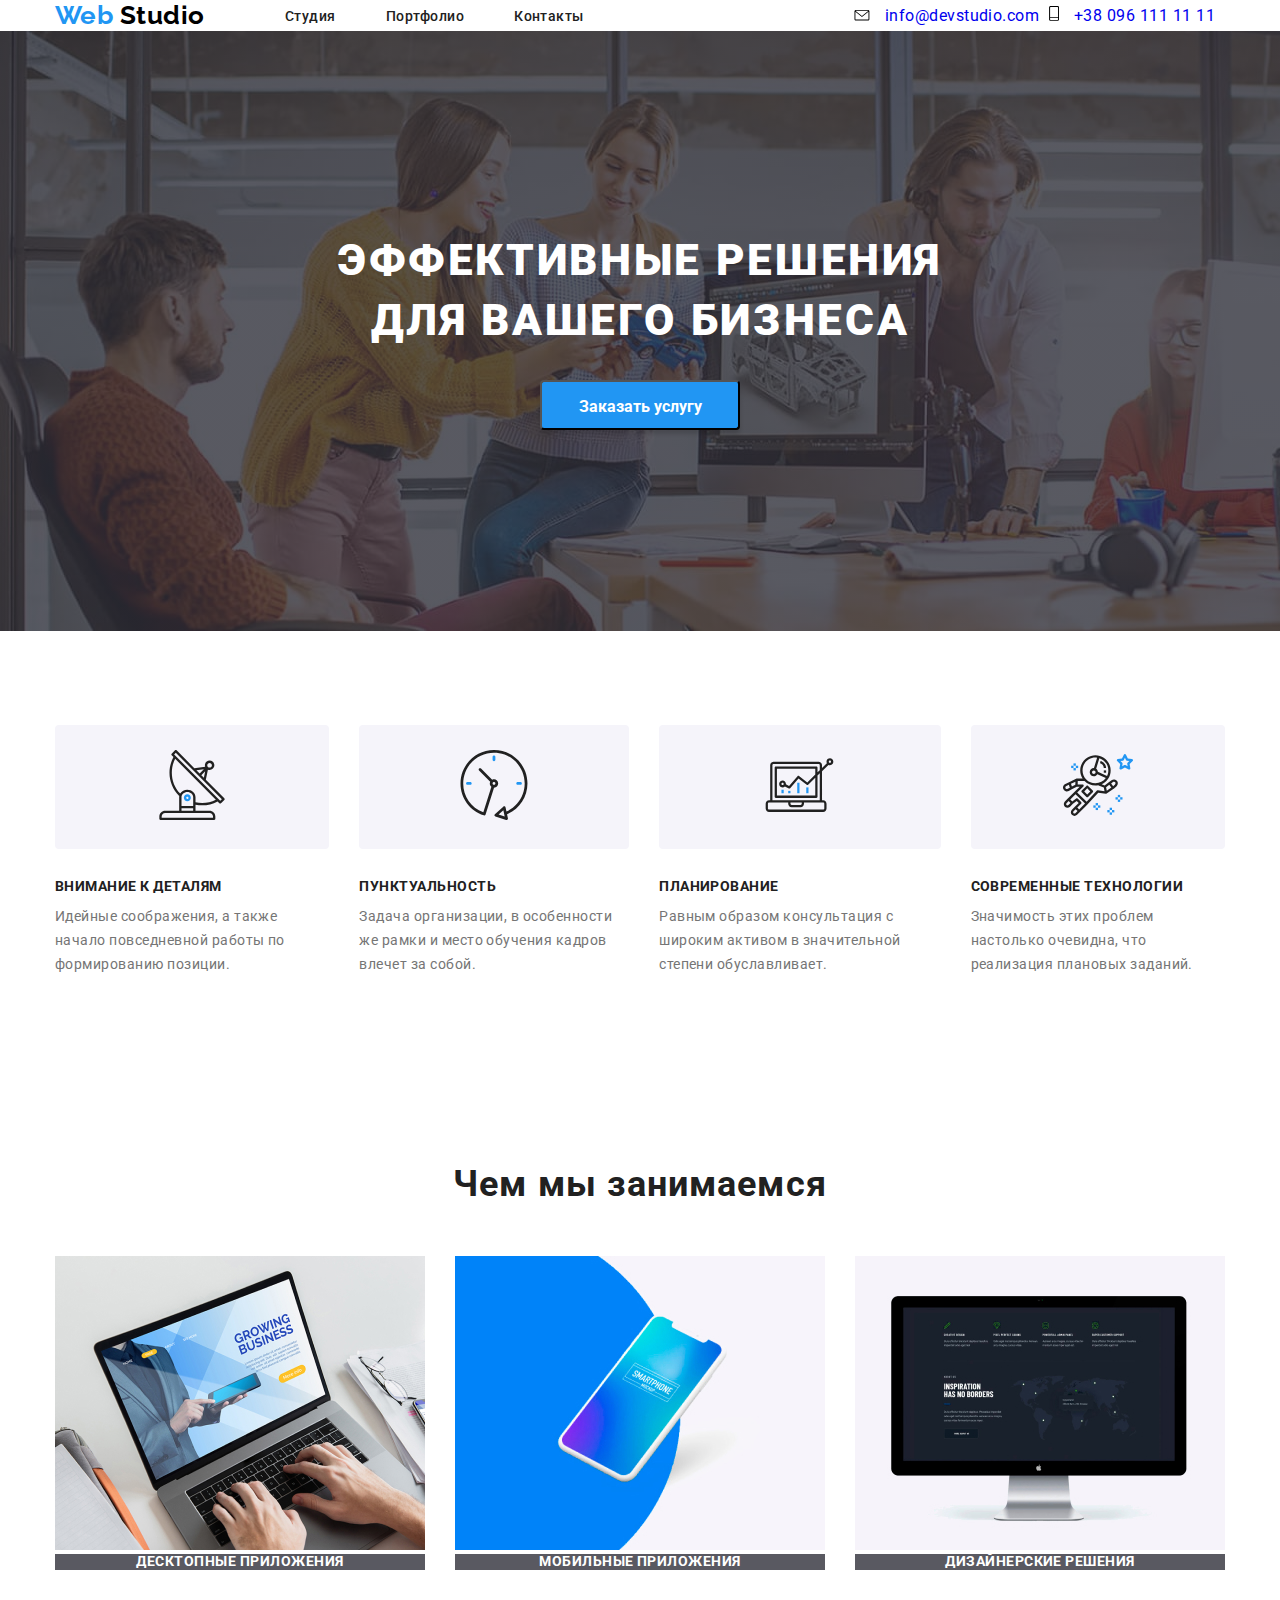
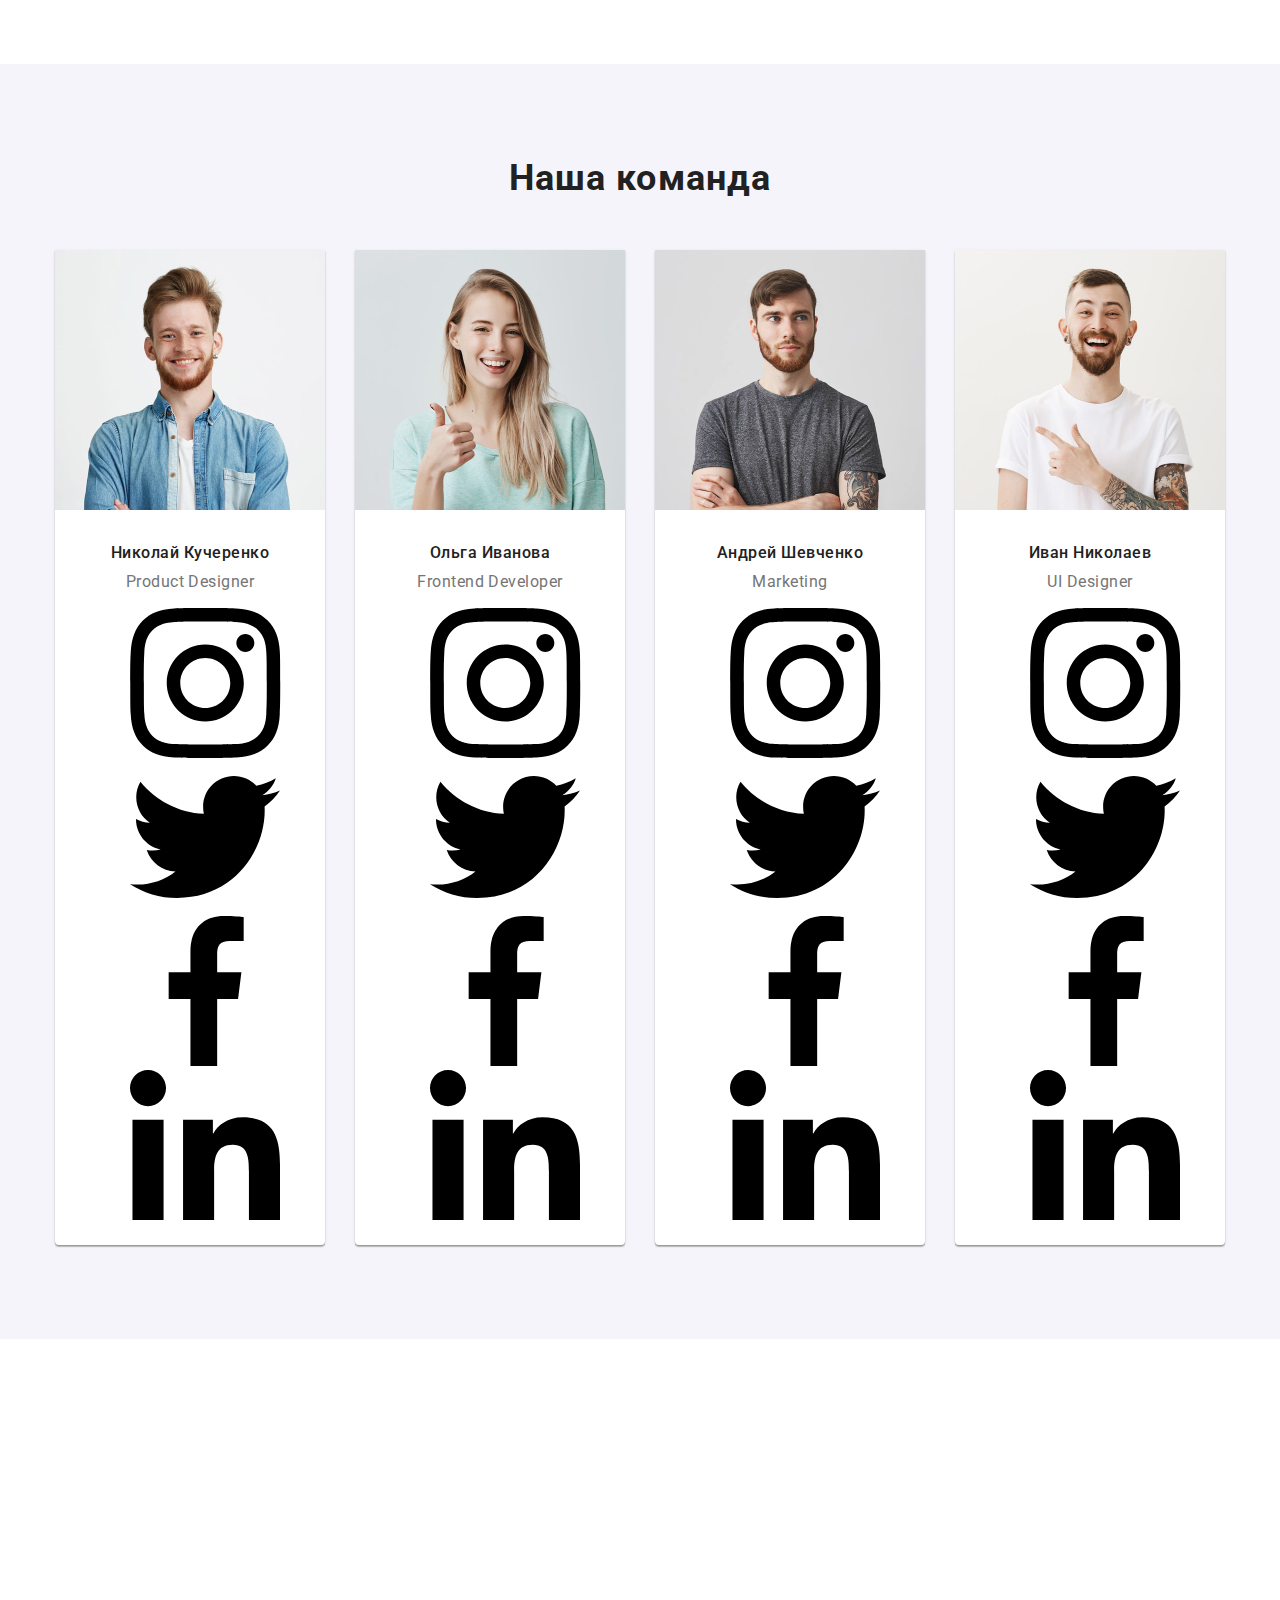
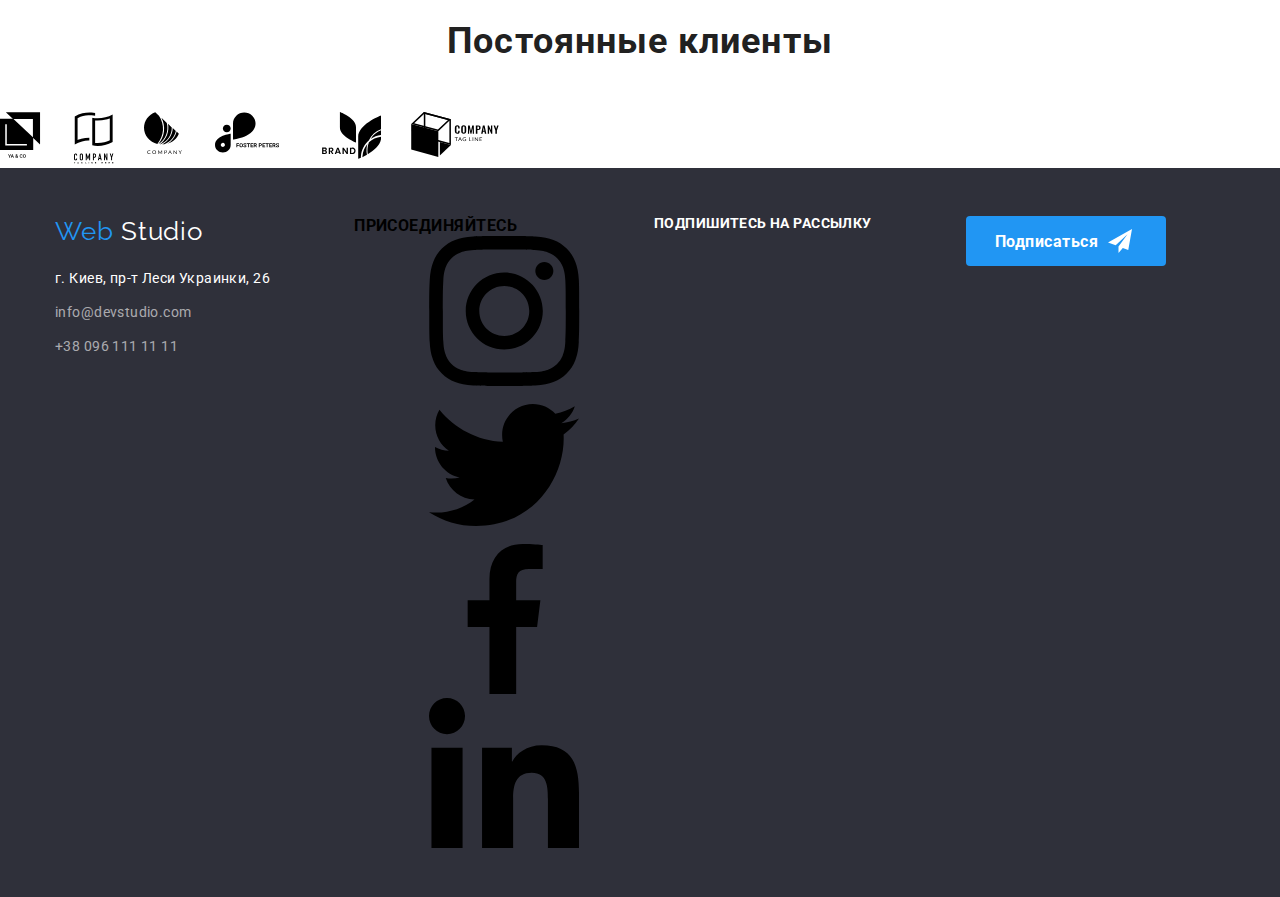
<file: index.html>
<!DOCTYPE html>
<html lang="ru">
<head>
    <meta charset="UTF-8">
    <meta name="viewport" content="width=device-width, initial-scale=1.0">
    <title>WebStudio</title>
    <link rel="stylesheet" href="./CSS/normilize.css">
    <link rel="stylesheet" href="./CSS/style.css">
    <link href="https://fonts.googleapis.com/css2?family=Raleway:wght@700&family=Roboto:wght@400;500;700&display=swap" rel="stylesheet">
</head>
<body>

    <!--Шапка сайтa--> 
        <header class="header">
            <div class="container">
            <nav class="navigation">
                <a class="logo" href="index.html"  lang="en"><span class="logo-accent"> Web </span> Studio</a>
            <ul class="menu-nav">
                <li class="menu-nav-item"><a href="" class="link">Студия</a></li>
                <li class="menu-nav-item"><a href="./portfolio.html" class="link">Портфолио</a></li>
                <li class="menu-nav-item"><a href="" class="link">Контакты</a></li>
            </ul>
            </nav>
            <div class="header-utilus">
           <ul class="auth-nav">
           <li class="auth-nav-icon">
                <svg class="auth-nav-icon link" width="16" height="11.2">
                   <use href="./images/sprite.svg#icon-envelope"> </use> 
               </svg> 
                
               <a class="auth-nav-item"   href="mailto:info@devstudio.com" >info@devstudio.com</a>
            </li>
           <li class="auth-nav-icon">
            <svg class="auth-nav-icon link" width="10" height="14.94">
                <use href="./images/sprite.svg#icon-smartphone"> </use>
            </svg> 
               <a class="auth-nav-item" href="tel:+380961111111">+38 096 111 11 11</a>
            </li>
        </ul>
    </div>
        </div>
        </header>

         <main>
    <!-- Герой! -->
     <section class="hero">  
         <div class="block-hero">
       <h1 class="hero-title"> Эффективные решения<br>
            для вашего бизнеса</h1>
        <button type="button" class="service-btn">Заказать услугу</button>
    </div>
     </section>
   
          <!--Преимущества-->
     <section class="section-advantages"> 
         <div class="container">
                          <h2 hidden>Прeимущества</h2>
         <ul class="advantages-list">
            <li class="advantages-item">
                <div class="advantages-picture">
                    <svg class="advantages-item-svg">
                        <use href="./images/sprite.svg#icon-antenna1">

                        </use>
                    </svg>
                </div>
            <h3 class="advantages-title">Внимание к деталям</h3>
            <p class="advantages-text">
                Идейные соображения, а также  начало повседневной работы по формированию позиции.
            </p></li>
            <li class="advantages-item" >
                <div class="advantages-picture">
                    <svg class="advantages-item-svg">
                        <use href="./images/sprite.svg#icon-clock1">

                        </use>
                    </svg>
                </div>
            <h3 class="advantages-title">Пунктуальность</h3>
            <p class="advantages-text">
                Задача организации, в особенности же рамки и место обучения кадров влечет за собой.</p></li>
            <li class="advantages-item">
                <div class="advantages-picture">
                    <svg class="advantages-item-svg">
                        <use href="./images/sprite.svg#icon-diagram1">

                        </use>
                    </svg>
                </div>
            <h3 class="advantages-title">Планирование</h3>
           <p class="advantages-text">Равным образом консультация с широким активом в значительной степени обуславливает.</p></li>
            <li class="advantages-item">
                <div class="advantages-picture">
                    <svg class="advantages-item-svg">
                        <use href="./images/sprite.svg#icon-astronaut1">

                        </use>
                    </svg>
                </div>
            <h3 class="advantages-title">Современные технологии</h3>
            <p class="advantages-text">Значимость этих проблем настолько очевидна, что реализация плановых заданий.</p></li>
        </ul>
    </div>
     </section>
     <section class="section what-we-are-doing">
                           <h2 class="section-title">Чем мы занимаемся</h2>
         <ul class="what-we-are-doing-list list">
            <li class="what-we-are-doing-picture">
            <div class="what-we-are-doing-picture">
                <img src="./images/box/box1.jpg" alt="ноутбук" width="370" height="294"></div>
                <!-- <div class="background-item"> -->
            <h3 class="section-title-item">ДЕСКТОПНЫЕ ПРИЛОЖЕНИЯ</h3>
       
        </li>
            <li class="what-we-are-doing-picture">
                <img src="./images/box/box2.jpg" alt="смартофон" width="370" height="294">
            <h3 class="section-title-item"> МОБИЛЬНЫЕ ПРИЛОЖЕНИЯ</h3></li>
            <li class="what-we-are-doing-picture">
                <img src="./images/box/box3.jpg" alt="монитор" width="370" height="294">
            <h3 class="section-title-item">ДИЗАЙНЕРСКИЕ РЕШЕНИЯ</h3></li>
         </ul>
     </section>
<!--Команда-->
     <section class="our-team"> 
         <div class="container">
                        <h2 class="section-title">Наша команда</h2>
            <ul class="our-team-list list">
                <li class="our-team-item">
                   <div class="our-team-picture"> 
                       <img src="./images/team/img1.jpg" alt="Кучеренко" width="270" height="260"></div>
            <h3 class="title-team-name">Николай Кучеренко</h3>
            <p class="title-team-item"  lang="en">Product Designer</p>
            <ul class="social-links-list">
                <li class="social-links-item">
                    <svg class="team-social-links-item-svg">
                        <use href="./images/sprite.svg#icon-instagram1">
                        </use>
                    </svg>
               
                <a class="team-social-links link" href=""  aria-label="Ссылка на инстаграм"></a></li>
                <li class="social-links-item">
                    <svg class="team-social-links-item-svg">
                        <use href="./images/sprite.svg#icon-twitter1">
                        </use>
                    </svg>
            
                <a class="team-social-links link" href="" aria-label="Ссылка на твиттер"></a></li>
                <li class="social-links-item">
                    <svg class="team-social-links-item-svg">
                        <use href="./images/sprite.svg#icon-facebook1">
                        </use>
                    </svg>
                
                <a class="team-social-links link" href="" aria-label="Ссылка на фейсбук"></a></li>
                <li class="social-links-item">
                    <svg class="team-social-links-item-svg">
                        <use href="./images/sprite.svg#icon-linkedin1">
                        </use>
                    </svg>
                
                <a class="team-social-links link" href="" aria-label="Ссылка на линкедин"></a></li>
         </ul>
        </li>
        <li class="our-team-item">
            <div class="our-team-picture"> 
                <img src="./images/team/img2.jpg" alt="Иванова" width="270" height="260"></div>
            <h3 class="title-team-name">Ольга Иванова</h3>
            <p class="title-team-item" lang="en">Frontend Developer</p>
            <ul class="social-links-list">
                <li class="social-links-item">
                    <svg class="team-social-links-item-svg">
                        <use href="./images/sprite.svg#icon-instagram1">
                        </use>
                    </svg>
                   
                <a class="team-social-links link" href="" aria-label="Ссылка на инстаграм"></a></li>
                <li class="social-links-item">
                    <svg class="team-social-links-item-svg">
                        <use href="./images/sprite.svg#icon-twitter1">
                        </use>
                    </svg>
           
                <a class="team-social-links link" href="" aria-label="Ссылка на твиттер"></a></li>
                <li class="social-links-item">
                    <svg class="team-social-links-item-svg">
                        <use href="./images/sprite.svg#icon-facebook1">
                        </use>
                    </svg>
                 
                <a class="team-social-links link" href="" aria-label="Ссылка на фейсбук"></a></li>
                <li class="social-links-item">
                    <svg class="team-social-links-item-svg">
                        <use href="./images/sprite.svg#icon-linkedin1">
                        </use>
                    </svg>
              
                <a class="team-social-links link" href="" aria-label="Ссылка на линкедин"></a></li>
             </ul>
            </li>
            <li class="our-team-item">
                <div class="our-team-picture"> 
                 <img src="./images/team/img3.jpg" alt="Шевченко" width="270" height="260"></div>
            <h3 class="title-team-name">Андрей Шевченко</h3> 
            <p class="title-team-item" lang="en">Marketing</p>
            <ul class="social-links-list">
                <li class="social-links-item">
                    <svg class="team-social-links-item-svg">
                        <use href="./images/sprite.svg#icon-instagram1">
                        </use>
                    </svg>
                 
                <a class="team-social-links link" href="" aria-label="Ссылка на инстаграм"></a></li>
                <li class="social-links-item">
                    <svg class="team-social-links-item-svg">
                        <use href="./images/sprite.svg#icon-twitter1">
                        </use>
                    </svg>
               
                <a class="team-social-links link" href="" aria-label="Ссылка на твиттер"></a></li>
                <li class="social-links-item">
                    <svg class="team-social-links-item-svg">
                        <use href="./images/sprite.svg#icon-facebook1">
                        </use>
                    </svg>
              
                <a class="team-social-links link" href="" aria-label="Ссылка на фейсбук"></a></li>
                <li class="social-links-item">
                    <svg class="team-social-links-item-svg">
                        <use href="./images/sprite.svg#icon-linkedin1">
                        </use>
                    </svg>
             
                <a class="team-social-links link" href="" aria-label="Ссылка на линкедин"></a></li>
             </ul>
         </li>
         <li class="our-team-item">
            <div class="our-team-picture"> 
                <img src="./images/team/img4.jpg" alt="Николаев" width="270" height="260"></div>
            <h3 class="title-team-name">Иван Николаев</h3>
             <p class="title-team-item" lang="en">UI Designer</p>
             <ul class="social-links-list">   
                <li class="social-links-item">
                    
                    <svg class="team-social-links-item-svg">
                        <use href="./images/sprite.svg#icon-instagram1">
                        </use>
                    </svg>
                  
                <a class="team-social-links link" href="" aria-label="Ссылка на инстаграм"></a></li>
                <li class="social-links-item">
                    <svg class="team-social-links-item-svg">
                        <use href="./images/sprite.svg#icon-twitter1">
                        </use>
                    </svg>
               
                <a class="team-social-links link" href="" aria-label="Ссылка на твиттер"></a></li>
                <li class="social-links-item">
                         <svg class="team-social-links-item-svg">
                        <use href="./images/sprite.svg#icon-facebook1">
                        </use>
                    </svg>
               
                <a class="team-social-links link" href="" aria-label="Ссылка на фейсбук"></a></li>
                <li class="social-links-item">
                    <svg class="team-social-links-item-svg">
                        <use href="./images/sprite.svg#icon-linkedin1">
                        </use>
                    </svg>
               
                <a class="team-social-links link" href="" aria-label="Ссылка на линкедин"></a></li>
             </ul> 
             </ul>
            </div>
     </section>
     <!--Клиенты-->
            <section class="clients"> 
                <div class="container"></div>
                            <h2 class="section-title">Постоянные клиенты</h2>
             <ul class="clients-list">
                <li class="clients-item">
                    <a class="clients-logo-link" href="">
                    <svg class="clients-item-svg1">
                        <use href="./images/sprite.svg#icon-logo1">
                        </use>
                    </svg>
                     </a> 
                </li>
                <li class="clients-item">
                    <a class="clients-logo-link" href=""> 
                    <svg class="clients-item-svg2">
                        <use href="./images/sprite.svg#icon-logo2">
                        </use>
                    </svg>
                </a>
            </li>
                <li class="clients-item">
                    <a class="clients-logo-link" href=""> 
                    <svg class="clients-item-svg3">
                        <use href="./images/sprite.svg#icon-logo3">
                        </use>
                    </svg>
                </a>
            </li>
                <li class="clients-item">
                    <a class="clients-logo-link" href=""> 
                    <svg class="clients-item-svg4">
                        <use href="./images/sprite.svg#icon-logo4">
                        </use>
                    </svg>
                 </a>
                </li>
                <li class="clients-item">
                    <a class="clients-logo-link" href=""> 
                    <svg class="clients-item-svg5">
                        <use href="./images/sprite.svg#icon-logo5">
                        </use>
                    </svg>
                </a>
            </li>
                <li class="clients-item">
                    <a class="clients-logo-link" href=""> 
                    <svg class="clients-item-svg6">
                        <use href="./images/sprite.svg#icon-logo6">
                        </use>
                    </svg>
                </a> 
            </li>
             </ul>
    </section>
        </main>

   <!-- Футер -->
   <footer class="footer">
    <div class="page-footer">
          <div class="container"> 
            <div class="address">
                <div class="logo-footer-address">
       <a class="logo-footer" href="index.html"  lang="en">
             <span class="logo-accent"> Web </span> <span class="logo-footer"></span>Studio</a>   </div>
                       
                 <address class="address-footer">
                     <ul class="contacts-list">
                         <li class="adress-footer-item"><a class="contacts-text" 
                             href="https://goo.gl/maps/NEmziegQe75sra5r5">г. Киев, пр-т Леси Украинки, 26</a> </li>
                         <li><a class="contacts-list-item" href="mailto:info@devstudio.com">info@devstudio.com</a></li>
                         <li><a class="contacts-list-item" href="tel:+380961111111">+38 096 111 11 11</a></li>
                     </ul>
                 </address>
               
             </div>
             <div class="social">
                
                 <b class="title-social-footer">ПРИСОЕДИНЯЙТЕСЬ</b>
            
              <ul class="social-footer-links-list">
                 <li class="social-footer-links-item">
                    <svg class="social-links-item-svg">
                        <use href="./images/sprite.svg#icon-instagram1">
                        </use>
                    </svg>
                 <a class="footer-social-links link" href="" aria-label="Ссылка на инстаграм"></a>
             </li>
                 <li class="social-footer-links-item">
                    <svg class="social-links-item-svg">
                        <use href="./images/sprite.svg#icon-twitter1">
                        </use>
                    </svg>
                 <a class="footer-social-links link" href="" aria-label="Ссылка на твиттер"></a>
             </li>
                 <li class="social-footer-links-item">
                    <svg class="social-links-item-svg">
                        <use href="./images/sprite.svg#icon-facebook1">
                        </use>
                    </svg>
                 <a class="footer-social-links link" href="" aria-label="Ссылка на фейсбук"></a></li>
                 <li class="social-footer-links-item">
                    <svg class="social-links-item-svg">
                        <use href="./images/sprite.svg#icon-linkedin1">
                        </use>
                    </svg>
                 <a class="footer-social-links link" href="" aria-label="Ссылка на линкедин"></a></li>
              </ul>  
             </div>
             <div class="subscribe"> 
                <b class="title-social-footer">ПОДПИШИТЕСЬ НА РАССЫЛКУ</b>  
                </div>  
             <div> 
                <a class="button-footer"> 
                <!-- <span class="icon-send"></span>  -->
                Подписаться 
               <svg width="24" height="24" class="icon-send-svg">
                   <use href="./images/sprite.svg#icon-iconsend">

                   </use>
               </svg>
              </a> 
          </div> 
          </div>
            </div>      
              
         
   
        </footer> 
        
   
</body>
</html>
</file>
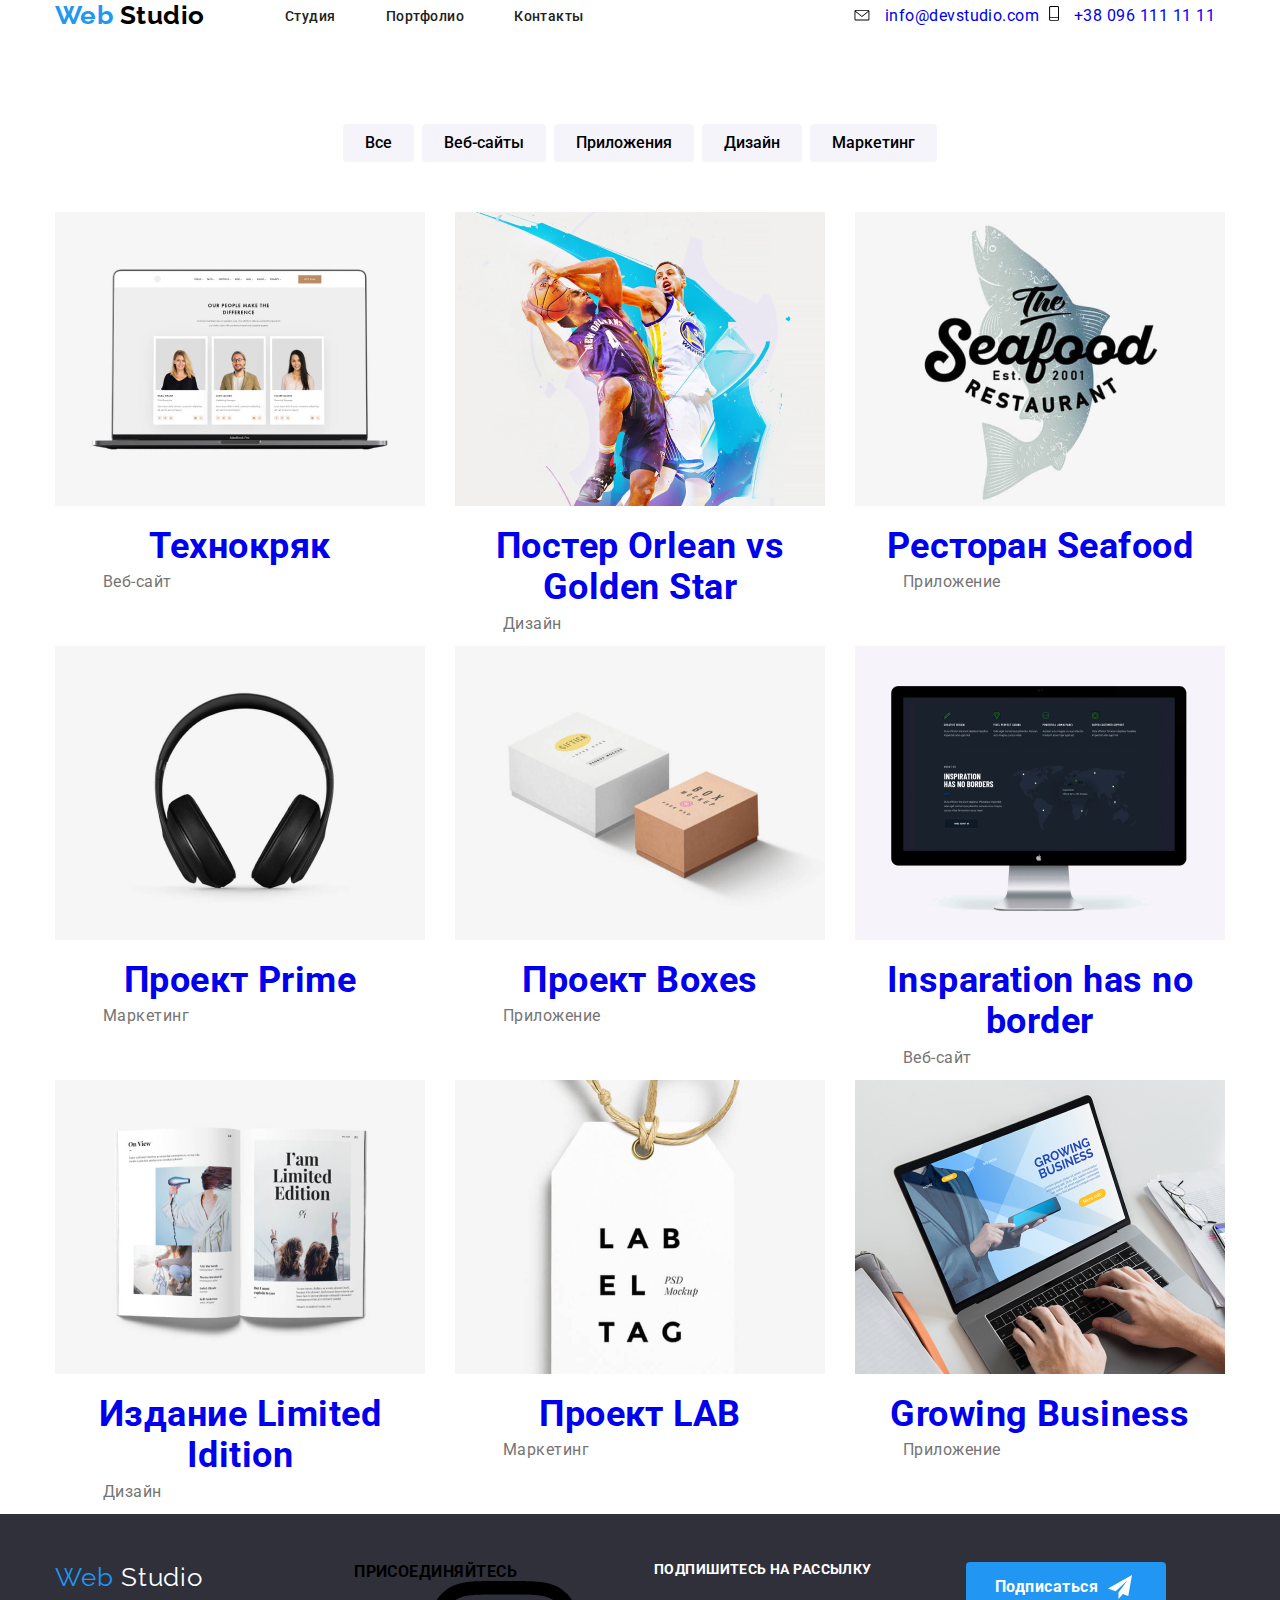
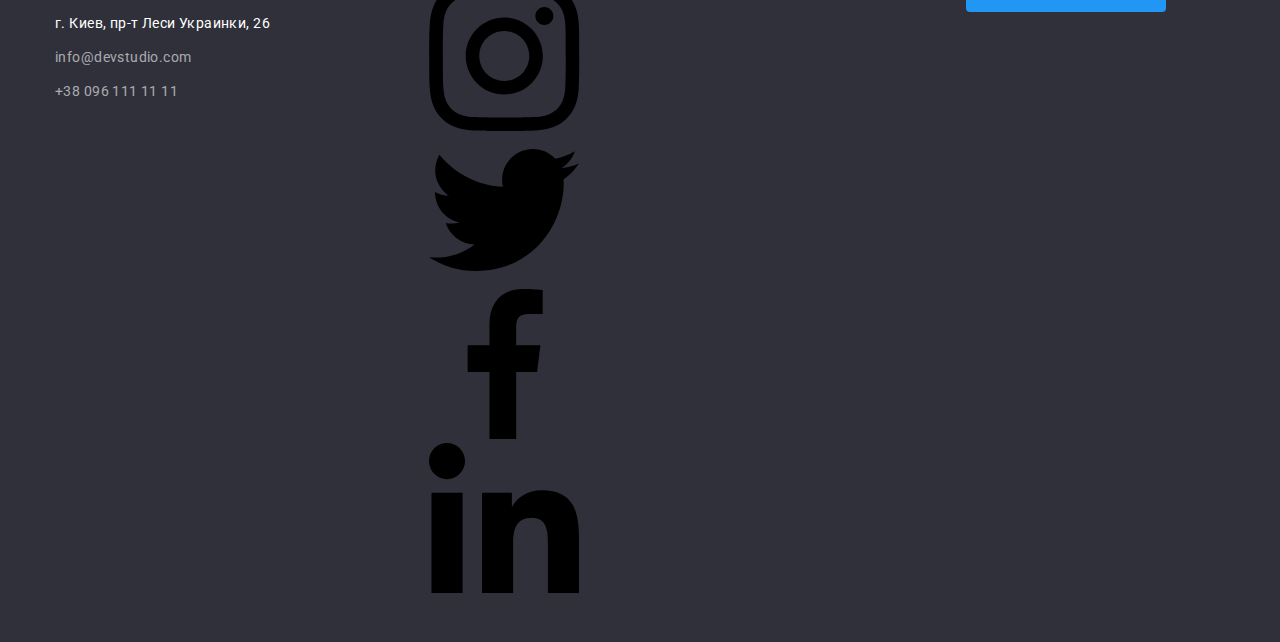
<file: portfolio.html>
<!DOCTYPE html>
<html lang="ru">
<head>
    <meta charset="UTF-8">
    <meta name="viewport" content="width=device-width, initial-scale=1.0">
    <title>WebStudio</title>
    <link rel="stylesheet" href="./CSS/normilize.css">
    <link rel="stylesheet" href="./CSS/style.css">
    <link href="https://fonts.googleapis.com/css2?family=Raleway:wght@700&family=Roboto:wght@400;500;700&display=swap" rel="stylesheet">
</head>
<body>

    <!--Шапка сайтa--> 
    <header class="header">
        <div class="container">
        <nav class="navigation">
            <a class="logo" href="index.html"  lang="en"><span class="logo-accent"> Web </span> Studio</a>
        <ul class="menu-nav">
            <li class="menu-nav-item"><a href="index.html" class="link">Студия</a></li>
            <li class="menu-nav-item"><a href="./portfolio.html" class="link">Портфолио</a></li>
            <li class="menu-nav-item"><a href="" class="link">Контакты</a></li>
        </ul>
        </nav>
        <div class="header-utilus">
            <ul class="auth-nav">
            <li class="auth-nav-icon">
                 <svg class="auth-nav-icon link" width="16" height="11.2">
                    <use href="./images/sprite.svg#icon-envelope"> </use> 
                </svg> 
                 
                <a class="auth-nav-item"   href="mailto:info@devstudio.com" >info@devstudio.com</a>
             </li>
            <li class="auth-nav-icon">
             <svg class="auth-nav-icon link" width="10" height="14.94">
                 <use href="./images/sprite.svg#icon-smartphone"> </use>
             </svg> 
                <a class="auth-nav-item" href="tel:+380961111111">+38 096 111 11 11</a>
             </li>
         </ul>
     </div>
    </div>
    </header>

         <main>
    <!-- Портфолио -->
    
     <section> 
        <div class="container"> 
        <h1 hidden>Примеры работ</h1>
             <ul class="filter-list">
             <li class="filter-list-item"><button type="button" class="modal-btn">Все</button></li>
             <li class="filter-list-item"><button type="button" class="modal-btn">Веб-сайты</button></li>
             <li class="filter-list-item"><button type="button" class="modal-btn">Приложения</button></li>
             <li class="filter-list-item"><button type="button" class="modal-btn">Дизайн</button></li>
             <li class="filter-list-item"><button type="button" class="modal-btn">Маркетинг</button></li>
         </ul>
         </div>
    
     <div class="container">
                          <ul class="works-list">
                     <li class="works-item">
             <a class="works-link link" href="">
               <img class="works-img" 
               src="./images/projects/project_technokryak.jpg" 
               alt="фото людей" width="370" height="294">
               <!-- <a href="" aria-label="Ссылка на Технокряк">Технокряк</a> -->
               <div class="works-content"> 
               <h2 class="title">Технокряк</h2>
               <p class="text">Веб-сайт</p></div>
               <p class="portfolio-item-description" hidden> Технокряк это современная площадка распространения коронавируса. 
                   Компании используют эту платформу для цифрового шпионажа 
                   и атак на защищённые сервера конкурентов</p>
                </a>
           
           </li>
        
        <li class="works-item">
                <a class="works-link link" href="">
               <img class="works-img"  src="./images/projects/project_poster_neworlean.jpg" 
               alt="фото баскетболисты" width="370" height="294">
               <div class="works-content"> 
               <h2 class="title">Постер <span lang="en">Orlean vs Golden Star</span> </h2>
               <p class="text">Дизайн</p></div>
               <p class="portfolio-item-description" hidden>Lorem ipsum dolor sit, amet consectetur adipisicing elit. 
                   Quia laudantium ducimus aut adipisci, id explicabo quidem quod 
                   pariatur aperiam suscipit nostrum officia quis delectus recusandae, 
                   maiores laborum minima esse exercitationem.</p>
                </a>
         
            </li>
      
        
           <li class="works-item">
            <a class="works-link link" href="">
               <img class="works-img"  src="./images/projects/project_restourant_seafood.jpg" 
               alt="лого ресторана" width="370" height="294" >
               <div class="works-content"> 
               <h2 class="title">Ресторан <span lang="en">Seafood</span></h2>
               <p class="text">Приложение</p></div>
               <p class="portfolio-item-description" hidden>Lorem ipsum dolor sit, amet consectetur adipisicing elit. 
                Quia laudantium ducimus aut adipisci, id explicabo quidem quod 
                pariatur aperiam suscipit nostrum officia quis delectus recusandae, 
                maiores laborum minima esse exercitationem.</p>
            </a>
           </li>
        
           <li class="works-item">
            <a class="works-link link" href="">
                <img class="works-img"  src="./images/projects/project_prime.jpg" 
                alt="лого ресторана" width="370" height="294" >
                <div class="works-content"> 
                <h2 class="title">Проект <span lang="en">Prime</span> </h2>
                <p class="text">Маркетинг</p></div>
                <p class="portfolio-item-description" hidden>Lorem ipsum dolor sit, amet consectetur adipisicing elit. 
                    Quia laudantium ducimus aut adipisci, id explicabo quidem quod 
                    pariatur aperiam suscipit nostrum officia quis delectus recusandae, 
                    maiores laborum minima esse exercitationem.</p>
                </a>
           </li>
        
           <li class="works-item">
            <a class="works-link link" href="">
                <img class="works-img"  src="./images/projects/project_boxes.jpg" 
                alt="коробки" width="370" height="294" >
                <div class="works-content"> 
                <h2 class="title">Проект <span lang="en">Boxes</span></h2>
                <p class="text">Приложение</p></div>
                <p class="portfolio-item-description" hidden>Lorem ipsum dolor sit, amet consectetur adipisicing elit. 
                    Quia laudantium ducimus aut adipisci, id explicabo quidem quod 
                    pariatur aperiam suscipit nostrum officia quis delectus recusandae, 
                    maiores laborum minima esse exercitationem.</p>
                </a>
           </li>
       
           <li class="works-item">
            <a class="works-link link" href="">
                <img class="works-img" src="./images/projects/project_website_inspiration.jpg"
                 alt="монитор" width="370" height="294" >
                 <div class="works-content"> 
                <h2 class="title"> <span lang="en">Insparation has no border</span></h2>
                <p class="text">Веб-сайт</p></div>
                <p hidden>Lorem ipsum dolor sit, amet consectetur adipisicing elit. 
                    Quia laudantium ducimus aut adipisci, id explicabo quidem quod 
                    pariatur aperiam suscipit nostrum officia quis delectus recusandae, 
                    maiores laborum minima esse exercitationem.</p>
                </a>
           </li>
        
           <li class="works-item">
            <a class="works-link link" href="">
                <img class="works-img"  src="./images/projects/project_limited_edition.jpg" 
                alt="журнал" width="370" height="294" >
                <div class="works-content"> 
                <h2 class="title">Издание <span lang="en">Limited Idition</span></h2>
                <p class="text">Дизайн</p></div>
                <p class="portfolio-item-description" hidden>Lorem ipsum dolor sit, amet consectetur adipisicing elit. 
                    Quia laudantium ducimus aut adipisci, id explicabo quidem quod 
                    pariatur aperiam suscipit nostrum officia quis delectus recusandae, 
                    maiores laborum minima esse exercitationem.</p>
                </a>
           </li>
       
                   <li class="works-item"> 
            <a class="works-link link" href="">
            <img class="works-img" src="./images/projects/project_lab.jpg" 
            alt="лого" width="370" height="294" >
            <div class="works-content"> 
            <h2 class="title">Проект <span lang="en">LAB</span></h2>
            <p class="text">Маркетинг</p></div>
            <p class="portfolio-item-description" hidden>Lorem ipsum dolor sit, amet consectetur adipisicing elit. 
                Quia laudantium ducimus aut adipisci, id explicabo quidem quod 
                pariatur aperiam suscipit nostrum officia quis delectus recusandae, 
                maiores laborum minima esse exercitationem.</p>
            </a>
           </li>
        
           <li class="works-item">
            <a class="works-link link"  href="">
            <img class="works-img" src="./images/projects/project_growing_business.jpg" 
            alt="ноутбук" width="370" height="294" >
            <div class="works-content"> 
            <h2 class="title"> <span lang="en">Growing Business</span></h2>
            <p class="text">Приложение</p></div>
            <p class="portfolio-item-description" hidden>Lorem ipsum dolor sit, amet consectetur adipisicing elit. 
                Quia laudantium ducimus aut adipisci, id explicabo quidem quod 
                pariatur aperiam suscipit nostrum officia quis delectus recusandae, 
                maiores laborum minima esse exercitationem.</p>
                </a>
           </li>
        
        </ul> 
    </div>


</section>
        </main>
 <!-- Футер -->
 <footer class="footer">
    <div class="page-footer">
          <div class="container"> 
            <div class="address">
                <div class="logo-footer-address">
       <a class="logo-footer" href="index.html"  lang="en">
             <span class="logo-accent"> Web </span> <span class="logo-footer"></span>Studio</a>   </div>
                       
                 <address class="address-footer">
                     <ul class="contacts-list">
                         <li class="adress-footer-item"><a class="contacts-text" 
                             href="https://goo.gl/maps/NEmziegQe75sra5r5">г. Киев, пр-т Леси Украинки, 26</a> </li>
                         <li><a class="contacts-list-item" href="mailto:info@devstudio.com">info@devstudio.com</a></li>
                         <li><a class="contacts-list-item" href="tel:+380961111111">+38 096 111 11 11</a></li>
                     </ul>
                 </address>
               
             </div>
             <div class="social">
                
                <b class="title-social-footer">ПРИСОЕДИНЯЙТЕСЬ</b>
            
                <ul class="social-footer-links-list">
                   <li class="social-footer-links-item">
                      <svg class="social-links-item-svg">
                          <use href="./images/sprite.svg#icon-instagram1">
                          </use>
                      </svg>
                   <a class="social-links-item-link" href="" aria-label="Ссылка на инстаграм"></a>
               </li>
                   <li class="social-footer-links-item">
                      <svg class="social-links-item-svg">
                          <use href="./images/sprite.svg#icon-twitter1">
                          </use>
                      </svg>
                   <a class="social-links-item-link" href="" aria-label="Ссылка на твиттер"></a>
               </li>
                   <li class="social-footer-links-item">
                      <svg class="social-links-item-svg">
                          <use href="./images/sprite.svg#icon-facebook1">
                          </use>
                      </svg>
                   <a class="social-links-item-link" href="" aria-label="Ссылка на фейсбук"></a></li>
                   <li class="social-footer-links-item">
                      <svg class="social-links-item-svg">
                          <use href="./images/sprite.svg#icon-linkedin1">
                          </use>
                      </svg>
                   <a class="social-links-item-link" href="" aria-label="Ссылка на линкедин"></a></li>
                </ul>  
               </div>
               <div class="subscribe"> 
                  <b class="title-social-footer">ПОДПИШИТЕСЬ НА РАССЫЛКУ</b>  
                  </div>  
               <div> 
                  <a class="button-footer"> 
                  <!-- <span class="icon-send"></span>  -->
                  Подписаться 
                 <svg width="24" height="24" class="icon-send-svg">
                     <use href="./images/sprite.svg#icon-iconsend">
  
                     </use>
                 </svg>
                </a> 
            </div> 
            </div>
              </div>      
                
            
          </footer> 
          


</body>
</html>
</file>
<file: CSS/style.css>
html {
    box-sizing: border-box;
  }
  
  
  *,
  *::before,
  *::after {
    box-sizing: inherit;
    }
    *{
        margin: 0;
        padding: 0;
    }

   .list{
        padding: 0px;
        margin: 0px;
        list-style: none;
    }
    .link {
        text-decoration: none;
        font-style: normal;
    }

    :root {
        --main-font: "Roboto", sans-serif;
        --primary-text-color:#757575;
        --primary-title-color:#212121;
        --accent-color:#2196F3;
        --primary-white-color: #ffffff;
        --main-black-color:#000000
        --secondary-white-color: #F5F4FA;
        --footer-background-color: #2F303A;
        --footer-link-color:rgba(255, 255, 255, 0.1);
    }
    
   
    body {
        background-color: var(--primary-white-color);
        color: #000000;
        font-family: "Roboto",sans-serif; 
        font-size: 16px;
        line-height: 1.19;
        letter-spacing: 0.03em;
    }

    /* img{ 
        display: block;
        max-width: 100px;
        height: auto;
    } */

    a {
        text-decoration: none;  
    }

    .container {
        width:1200px;
        padding-left: 15px;
        padding-right: 15px;
        margin-left: auto;
        margin-right: auto;
    }

    /* HEADER */
    /* .header{
        padding-top: 32px;
        padding-bottom: 32px;
    } */

    .header .container {
        display: flex;
        align-items: center;
        justify-content: space-between;
    }

    .header-utilus {
        display: flex;
    }

    .auth-nav {
        display: flex;  
    }

    .navigation {
        display: flex;
        align-items: center;
    }

    .logo {
        margin-right: 80px;
    }

    .menu-nav {
        display: flex;
    }
    /* .menu-nav::before{
        width: 47px;
        height: 4px;
        background:var(--accent-color);
        border-radius: 2px;
        content: "";
    margin-bottom: 32px;
    
    } */

    .menu-nav-item:not(:last-child) {
        margin-right: 50px;
    }

    ul {
        list-style-type: none;
        margin: 0;
    }

    .logo {
        color: #000000 ;
        font-family: "Raleway", sans-serif;
        font-weight: bold;
        font-size: 26px;
        line-height: 1.19;
        
    }
    .logo:hover{
        color: var(--accent-color);
    }
    .logo-accent{
        color: var(--accent-color);
    }

    .menu-nav .link {
        color: var(--primary-title-color);
        font-weight: 500;
        font-size: 14px;
        line-height: 1.2;
       
    }

    .menu-nav .link:hover {
        color: var(--accent-color);
    }

    .auth-nav-link:hover, .auth-nav-link:focus {
        color: var(--accent-color);
        fill: var(--accent-color);
    }
    .auth-nav-icon:hover, .auth-nav-icon:focus{
        color: var(--accent-color);
        fill: var(--accent-color);
    } 
     
    .auth-nav-link{
        padding-top: 32px;
        padding-bottom: 32px;
        fill: var(--primary-text-color);
        color: var(--primary-text-color);
        font-weight: 500;
        font-size: 14px;
        line-height: 1.2;
        letter-spacing: 0.02em;
        display: flex;
        align-items: center;
        margin-right: 30px;
    } 
    .auth-nav-icon{
        margin-right: 10px;
    }

    /* .auth-nav-icon:hover,
    .auth-nav-icon:focus {
        fill: var(--accent-color);
    }  */

    /* Hero */
    h1 { 
        margin-top: 0;

    }

    .hero-title {
        color: var(--primary-white-color) ;
        /* background: rgba(47, 48, 58, 0.8);  */
        font-weight: 900;
        font-size: 44px;
        line-height: 1.36;
        letter-spacing: 0.06em;
        text-transform: uppercase;
        text-align: center;
        padding-top: 200px; 
    }

    .block-hero{
        height: 600px;
        text-align: center;
        background-image: linear-gradient(
        to bottom,
        rgba(47, 48, 58, 0.8),
        rgba(47, 48, 58, 0.8)
        ),
        url("../images/Headerimg.jpg");
    }

    .button{ 
        color: var(--primary-title-color);
        font-weight: 500;
        font-size: 16px;
        line-height: 1.62px;
        align-items: center;
        text-align: center;
        letter-spacing: 0.06em;
        padding-bottom: 200px;
    }

    .service-btn{
        width: 200px;
        height: 50px;
        display:block;
        margin: auto;
        color: var(--primary-white-color);
        background-color: var(--accent-color);
        box-shadow: 0px 4px 4px rgba(0, 0, 0, 0.15);
        font-weight: bold;
        font-size: 16px;
        line-height: 1.87;
        align-items: center;
        border-radius: 4px;
        text-align: center;
        padding: 10px 32px;
    }
    
        
    /* Section */
    .section-title{
        font-size: 36px;
        line-height: 1.16;
        text-align: center;
        letter-spacing: 0.03em;
        color: #212121;
        text-align: center;
        padding-top: 94px;
    }

    /* Advantages */
    .advantages-list{
        display: flex;
        padding-top: 94px;
        padding-bottom: 94px;
    }
    .advantages-list .item{
        width: 270px;
    }
    .advantages-item:not(:last-child){
    margin-right: 30px;
    }

    .advantages-item-svg{
        width: 70px;
        height: 70px;
        margin-bottom:25px;
    }

    .advantages-title{
        margin-bottom: 10px;
    }
    .advantages-list .advantages-title{
        color: var(--primary-title-color);
        font-family: Roboto;
        font-weight: bold;
        font-size: 14px;
        line-height: 1.14;
        text-transform: uppercase;

    }
    .advantages-picture{
        text-align: center;
        padding-top: 25px;
        margin-bottom: 30px;
        background: #F5F4FA;
        border-radius: 4px;
    
    }
    .advantages-list .advantages-text {
        color: var(--primary-text-color);
        font-family: Roboto;
        font-size: 14px;
        line-height: 1.7;
        
    }
    /* What-we-are-doing */
    .section-title-item{
        color: var(--primary-white-color);
        background: rgba(47, 48, 58, 0.8);
        font-weight: 700;
        font-size: 14px;
        line-height: 1.14;
        text-align: center;
       
    }

    .section-title{
        margin-bottom: 50px;
    }
    
    .what-we-are-doing .what-we-are-doing-list{
        text-align: center;
        padding: 0 15px 94px;
    }

    .what-we-are-doing-list{
        display: flex;
        justify-content: center;
       
    }

    .what-we-are-doing-picture:not(:last-child) {
        margin-right: 30px;
    }

    .what-we-are-doing-picture {
        width: 370px;
    }

    /* Our Teams */
    .our-team{
        background: #F5F4FA;
    }

    .title-team-name {
        color: var(--primary-title-color);
        font-weight: 500;
        font-size: 16px;
        line-height: 1.18;
        text-align: center;
        margin-top: 30px;
    }

    .title-team-item{
        color: var(--primary-text-color);
        font-size: 16px;
        line-height: 1.18;
        text-align: center;
        margin-top: 10px;
        margin-bottom: 16px;
    }
    .our-team-list {
        display: flex;
    }

    .our-team-item{
        width:270px;
        border-radius: 0px 0px 4px 4px;
        margin-bottom: 94px;
        background: var(--primary-white-color);
        box-shadow: 0px 2px 1px rgba(0, 0, 0, 0.2), 0px 1px 1px rgba(0, 0, 0, 0.14), 0px 1px 3px rgba(0, 0, 0, 0.12);
        border-radius: 0px 0px 4px 4px;
        padding-bottom: 21px;
    }

    .our-team-item:not(:last-child){
        margin-right: 30px;
    }



    /* Social Team */
  

    .team-social-list {
        display: flex;
        justify-content: center;
        padding-bottom: 24px;
        
    }

    .team-social-item:not(:last-child) {
        margin-right: 10px;
    }

    .team-social-link {
        width: 44px;
        height: 44px;
        border-radius: 50%;
        background-color: var(--primary-white-color);
        background-size: 22px, contain;
        background-position: center;
        background-repeat: no-repeat;
        cursor: pointer;
        display: flex;
        justify-content: center;
        align-items: center;
       
    }

    
    .team-social-link:hover, .team-social-link:focus{
        background-color:var(--accent-color);
        fill: var(--primary-white-color);
    }

    .team-social-link{
        display: flex;
        justify-content: center;
        fill: var(--primary-text-color);

    }
    .team-social-link-picture {
        width: 20px;
        height: 20px;
        color: var(--primary-text-color);
    }
 
    .link {
        text-decoration: none;
        font-style: normal;
    }


    /* Постоянные клиенты */
    
    .clients .container {
        padding-bottom: 94px;
        padding-top: 94px;
    }
    
    .container {
        padding-left: 15px;
        padding-right: 15px;
        margin-left: auto;
        margin-right: auto;
        width: 1200px;
        /* outline: 2px solid red; */
    }
    
    .clients-title {
        margin-top: 100px;
        margin-bottom: 50px;
    }

    .title {
        font-weight: 700;
        font-size: 36px;
        line-height: 1.16;
        text-align: center;
        color: var(--title-text-color);
    }

    .list {
        list-style: none;
        margin: 0;
        padding: 0;
    }

    .clients-list {
        display: flex;
        cursor: pointer;
    }

    .clients-item:not(:last-child) {
        margin-right: 30px;
    }

    /* .clients-item {
        width: 170px;
        height: 90px;
        border: 1px solid #afb1b8;
        box-sizing: border-box;
        border-radius: 4px;
        display: flex;
        justify-content: center;
        align-items: center;
        fill: var(--accent-color);
    } */

    .clients-item-link {
        width: 170px;
        height: 90px;
        box-sizing: border-box;
        border-radius: 4px;
        border: 1px solid #AFB1B8;
        box-sizing: border-box;
        border-radius: 4px;
        display: flex;
        justify-content: center;
        text-align: center;
        align-items: center;
        fill: var(--primary-text-color);
    }

    /* .clients-item:hover, .clients-item:focus {
        fill: var(--accent-color);
        border: 1px solid var(--accent-color);
    } */

    .clients-item-link:hover, .clients-item-link:focus {
        fill: var(--accent-color);
        border: 1px solid var(--accent-color);
    }

    .clients-item:not(:last-child){
        margin-right: 30px;
    }

    .clients-item-svg1 {
        width: 44.27px;
        height: 49.23px; 
        
    }
    .clients-item-svg2 {
        width: 40px;
        height: 52px;
        
    }
    .clients-item-svg3 {
        width: 41px;
        height: 42.6px;
       
    }
    .clients-item-svg4 {
        width: 76.66px;
        height: 42.02px;
       
    }
    .clients-item-svg5 {
        width: 59px;
        height: 47px;
        
    }
    .clients-item-svg6 {
        width: 88.48px;
        height: 45.44px;
     
    }
                                
  


    /* Logo footer */
    .logo-footer{
        color: var(--primary-white-color);
        font-family: "Raleway", sans-serif;
        font-size: 26px;
        line-height: 1.19;
        letter-spacing: 0.03em;
    }

    .logo-footer:hover{
        color: var(--accent-color);
    }

    .logo-footer-address{
        display: block;
        margin-bottom: 20px;
    }

    /* Address footer */
    .footer{
        background-color:var(--footer-background-color);
    }

    .page-footer .container{
        display: flex;
        padding-top: 48px;
        padding-bottom: 45px;
    }

    .address-footer {
        display: block;
        font-style: normal;
        justify-content: space-between;
        align-items: baseline;
    }

    .contacts-text {
        color: var(--primary-white-color);
        font-style: normal;
        font-size: 14px;
        line-height: 1.71;
        letter-spacing: 0.03em;
        margin-right: 84px;
        margin-top: 20px;
        align-items: baseline;
    }

    .contacts-list-item{
        display: flex;
        color: rgba(255, 255, 255, 0.6);
        font-style: normal;
        font-size: 14px;
        line-height: 1.71;
        letter-spacing: 0.03em;
        margin-top: 10px;
    }

    .contacts-list-item:hover, .contacts-list-item:focus{
        color: var(--accent-color);
    }



    
    /* Social footer */
    .footer-center {
        margin-right: 94px;
    }

    .footer-center-title {
        margin-top: 12px;
        margin-bottom: 20px;
        font-weight: 700;
        font-size: 14px;
        line-height: 16px;
        text-transform: uppercase;
        color: var(--primary-white-color);
        display: inline-block;
    }

    .footer-center-list {
        display: flex;
    }

    .footer-center-item:not(:last-child) {
        margin-right: 10px;
    }

    .footer-center-item {
        display: flex;
        justify-content: center;
        align-items: center;
    }

    .footer-center-social-link {
        display: block;
        width: 44px;
        height: 44px;
        border-radius: 50%;
        background-color: rgba(255, 255, 255, 0.1);
        background-size: 22px, contain;
        background-position: center;
        background-repeat: no-repeat;
        cursor: pointer;
        display: flex;
        justify-content: center;
        align-items: center;
        fill: var(--primary-white-color);
    }

    .footer-center-social-link-picture {
        width: 20px;
        height: 20px;
    }

    .footer-center-social-link:hover, .footer-center-social-link:focus{
        color: var(--primary-white-color);
        background-color: var(--accent-color);
    }


     
    .button-footer{ 
        display: inline-flex; 
        padding-left: 29px; 
        font-weight: bold; 
        background-color: var(--accent-color); 
        color: var(--primary-white-color); 
        text-decoration: none; 
        border-radius: 4px; 
        width: 200px; 
        height: 50px; 
        align-items: center; 
        text-align: center; 
    } 
    
    .subscribe{ 
        display: block; 
        color: var(--primary-white-color); 
        background-color:var(--footer-background-color); 
        font-size: 14px; 
        line-height: 1.14; 
        letter-spacing: 0.03em; 
        margin-right: 94px;
    } 
    
    .button-footer .icon-send-svg { 
        margin-left: 10px; 
        background-position: 50% 50%;
    } 
    




    /* Portfolio */
    .modal-btn:hover, .modal-btn:focus{
        color: var(--primary-white-color);
        background-color: var(--accent-color);
    }

    .filter-list{
        display:flex;
        justify-content: center;
        margin-top: 93px;
       
    }

    .modal-btn:hover,
    .modal-btn:focus{
        box-shadow: 1px 4px 6px rgba(0, 0, 0, 0.16), 0px 4px 4px rgba(0, 0, 0, 0.06),
        0px 1px 1px rgba(0, 0, 0, 0.12);
    }
    .filter-list-item:not(:last-child) {
        margin-right: 8px;
    }

    .modal-btn{
        padding: 6px 22px;
        border-radius: 4px;
        border: none;
        border-color: var(--button-background-color);
        font-weight: 500;
        font-size: 16px;
        cursor: pointer;
        line-height: 1.6;
        background-color: #F5F4FA;;
        margin-bottom: 50px;
    }

    .container{
        width: 1200px;
        padding-left: 15px;
        padding-right: 15px;
        margin-left: auto;
        margin-right: auto;
    }

    .works-content{ 
        padding-top: 20px; 
        padding-left: 24px; 
        padding-bottom: 20px; 
        padding-right: 24px; 
        /* border: 1px solid #eeeeee;  */
    }

    .works-list{
        display: flex;
        flex-wrap: wrap;
        /* align-items: stretch; */
        /* justify-content: space-between; */
    }
    
    .works-item{ 
        /* border: 1px solid;  */
        width: calc((100% - 30px * 2) / 3);
        margin-right: 30px;       
        margin-bottom: 30px;   
    }

    .works-item:nth-child(3n){
        margin-right: 0px;
    }

    .works-img{ 
        display: block;
        width: 370px;
        height: 294px;
    }

    .works-link {
        display: block;
        width: 370px;
        height: 404px;
        text-decoration: none;
        font-style: normal;
    }

    .works-link:hover
    .works-link:focus{
        color: var(--primary-text-color);
    }
   
    .works-item:hover,
    .works-item:focus{
        box-shadow: 1px 4px 6px rgba(0, 0, 0, 0.16), 0px 4px 4px rgba(0, 0, 0, 0.06),
        0px 1px 1px rgba(0, 0, 0, 0.12);
    }

    .text {
        font-style: normal;
        font-weight: normal;
        font-size: 16px;
        line-height: 1.87;
        letter-spacing: 0.03em;
        color: var(--primary-text-color);
        margin-bottom: 20px;
        margin-left: 24px;
    }

    .portfolio-title {
        color: var(--primary-title-color);
        font-weight: bold;
        font-size: 18px;
        line-height: 2.0;
        letter-spacing: 0.06em;
        font-style: normal;
        font-weight: bold;
        margin-left: 24px;
    }

   


/* цвета web color: #2196F3; studio #000000;*/
/* цвет основного текста #000000 */
/* эффективные решения,  цвет color: #FFFFFF; */
/* заказать услугу background: #2196F3; */
/* особенности цвет color: #212121; */
/* телефон, преимущества цвет color: #757575; */
/* заголовки цвет color: #212121; */
/* вторчный фон наша команда background: #F5F4FA; */
/* подвал цвет background: #2F303A; */
/* Roboto 400 500 700  Raleway 700*/
</file>
<file: CSS/normilize.css>
/*! normalize.css v8.0.1 | MIT License | github.com/necolas/normalize.css */

/* Document
   ========================================================================== */

/**
 * 1. Correct the line height in all browsers.
 * 2. Prevent adjustments of font size after orientation changes in iOS.
 */

 html {
    line-height: 1.15; /* 1 */
    -webkit-text-size-adjust: 100%; /* 2 */
  }
  
  /* Sections
     ========================================================================== */
  
  /**
   * Remove the margin in all browsers.
   */
  
  body {
    margin: 0;
  }
  
  /**
   * Render the `main` element consistently in IE.
   */
  
  main {
    display: block;
  }
  
  /**
   * Correct the font size and margin on `h1` elements within `section` and
   * `article` contexts in Chrome, Firefox, and Safari.
   */
  
  h1 {
    font-size: 2em;
    margin: 0.67em 0;
  }
  
  /* Grouping content
     ========================================================================== */
  
  /**
   * 1. Add the correct box sizing in Firefox.
   * 2. Show the overflow in Edge and IE.
   */
  
  hr {
    box-sizing: content-box; /* 1 */
    height: 0; /* 1 */
    overflow: visible; /* 2 */
  }
  
  /**
   * 1. Correct the inheritance and scaling of font size in all browsers.
   * 2. Correct the odd `em` font sizing in all browsers.
   */
  
  pre {
    font-family: monospace, monospace; /* 1 */
    font-size: 1em; /* 2 */
  }
  
  /* Text-level semantics
     ========================================================================== */
  
  /**
   * Remove the gray background on active links in IE 10.
   */
  
  a {
    background-color: transparent;
  }
  
  /**
   * 1. Remove the bottom border in Chrome 57-
   * 2. Add the correct text decoration in Chrome, Edge, IE, Opera, and Safari.
   */
  
  abbr[title] {
    border-bottom: none; /* 1 */
    text-decoration: underline; /* 2 */
    text-decoration: underline dotted; /* 2 */
  }
  
  /**
   * Add the correct font weight in Chrome, Edge, and Safari.
   */
  
  b,
  strong {
    font-weight: bolder;
  }
  
  /**
   * 1. Correct the inheritance and scaling of font size in all browsers.
   * 2. Correct the odd `em` font sizing in all browsers.
   */
  
  code,
  kbd,
  samp {
    font-family: monospace, monospace; /* 1 */
    font-size: 1em; /* 2 */
  }
  
  /**
   * Add the correct font size in all browsers.
   */
  
  small {
    font-size: 80%;
  }
  
  /**
   * Prevent `sub` and `sup` elements from affecting the line height in
   * all browsers.
   */
  
  sub,
  sup {
    font-size: 75%;
    line-height: 0;
    position: relative;
    vertical-align: baseline;
  }
  
  sub {
    bottom: -0.25em;
  }
  
  sup {
    top: -0.5em;
  }
  
  /* Embedded content
     ========================================================================== */
  
  /**
   * Remove the border on images inside links in IE 10.
   */
  
  img {
    border-style: none;
  }
  
  /* Forms
     ========================================================================== */
  
  /**
   * 1. Change the font styles in all browsers.
   * 2. Remove the margin in Firefox and Safari.
   */
  
  button,
  input,
  optgroup,
  select,
  textarea {
    font-family: inherit; /* 1 */
    font-size: 100%; /* 1 */
    line-height: 1.15; /* 1 */
    margin: 0; /* 2 */
  }
  
  /**
   * Show the overflow in IE.
   * 1. Show the overflow in Edge.
   */
  
  button,
  input { /* 1 */
    overflow: visible;
  }
  
  /**
   * Remove the inheritance of text transform in Edge, Firefox, and IE.
   * 1. Remove the inheritance of text transform in Firefox.
   */
  
  button,
  select { /* 1 */
    text-transform: none;
  }
  
  /**
   * Correct the inability to style clickable types in iOS and Safari.
   */
  
  button,
  [type="button"],
  [type="reset"],
  [type="submit"] {
    -webkit-appearance: button;
  }
  
  /**
   * Remove the inner border and padding in Firefox.
   */
  
  button::-moz-focus-inner,
  [type="button"]::-moz-focus-inner,
  [type="reset"]::-moz-focus-inner,
  [type="submit"]::-moz-focus-inner {
    border-style: none;
    padding: 0;
  }
  
  /**
   * Restore the focus styles unset by the previous rule.
   */
  
  button:-moz-focusring,
  [type="button"]:-moz-focusring,
  [type="reset"]:-moz-focusring,
  [type="submit"]:-moz-focusring {
    outline: 1px dotted ButtonText;
  }
  
  /**
   * Correct the padding in Firefox.
   */
  
  fieldset {
    padding: 0.35em 0.75em 0.625em;
  }
  
  /**
   * 1. Correct the text wrapping in Edge and IE.
   * 2. Correct the color inheritance from `fieldset` elements in IE.
   * 3. Remove the padding so developers are not caught out when they zero out
   *    `fieldset` elements in all browsers.
   */
  
  legend {
    box-sizing: border-box; /* 1 */
    color: inherit; /* 2 */
    display: table; /* 1 */
    max-width: 100%; /* 1 */
    padding: 0; /* 3 */
    white-space: normal; /* 1 */
  }
  
  /**
   * Add the correct vertical alignment in Chrome, Firefox, and Opera.
   */
  
  progress {
    vertical-align: baseline;
  }
  
  /**
   * Remove the default vertical scrollbar in IE 10+.
   */
  
  textarea {
    overflow: auto;
  }
  
  /**
   * 1. Add the correct box sizing in IE 10.
   * 2. Remove the padding in IE 10.
   */
  
  [type="checkbox"],
  [type="radio"] {
    box-sizing: border-box; /* 1 */
    padding: 0; /* 2 */
  }
  
  /**
   * Correct the cursor style of increment and decrement buttons in Chrome.
   */
  
  [type="number"]::-webkit-inner-spin-button,
  [type="number"]::-webkit-outer-spin-button {
    height: auto;
  }
  
  /**
   * 1. Correct the odd appearance in Chrome and Safari.
   * 2. Correct the outline style in Safari.
   */
  
  [type="search"] {
    -webkit-appearance: textfield; /* 1 */
    outline-offset: -2px; /* 2 */
  }
  
  /**
   * Remove the inner padding in Chrome and Safari on macOS.
   */
  
  [type="search"]::-webkit-search-decoration {
    -webkit-appearance: none;
  }
  
  /**
   * 1. Correct the inability to style clickable types in iOS and Safari.
   * 2. Change font properties to `inherit` in Safari.
   */
  
  ::-webkit-file-upload-button {
    -webkit-appearance: button; /* 1 */
    font: inherit; /* 2 */
  }
  
  /* Interactive
     ========================================================================== */
  
  /*
   * Add the correct display in Edge, IE 10+, and Firefox.
   */
  
  details {
    display: block;
  }
  
  /*
   * Add the correct display in all browsers.
   */
  
  summary {
    display: list-item;
  }
  
  /* Misc
     ========================================================================== */
  
  /**
   * Add the correct display in IE 10+.
   */
  
  template {
    display: none;
  }
  
  /**
   * Add the correct display in IE 10.
   */
  
  [hidden] {
    display: none;
  }
</file>
